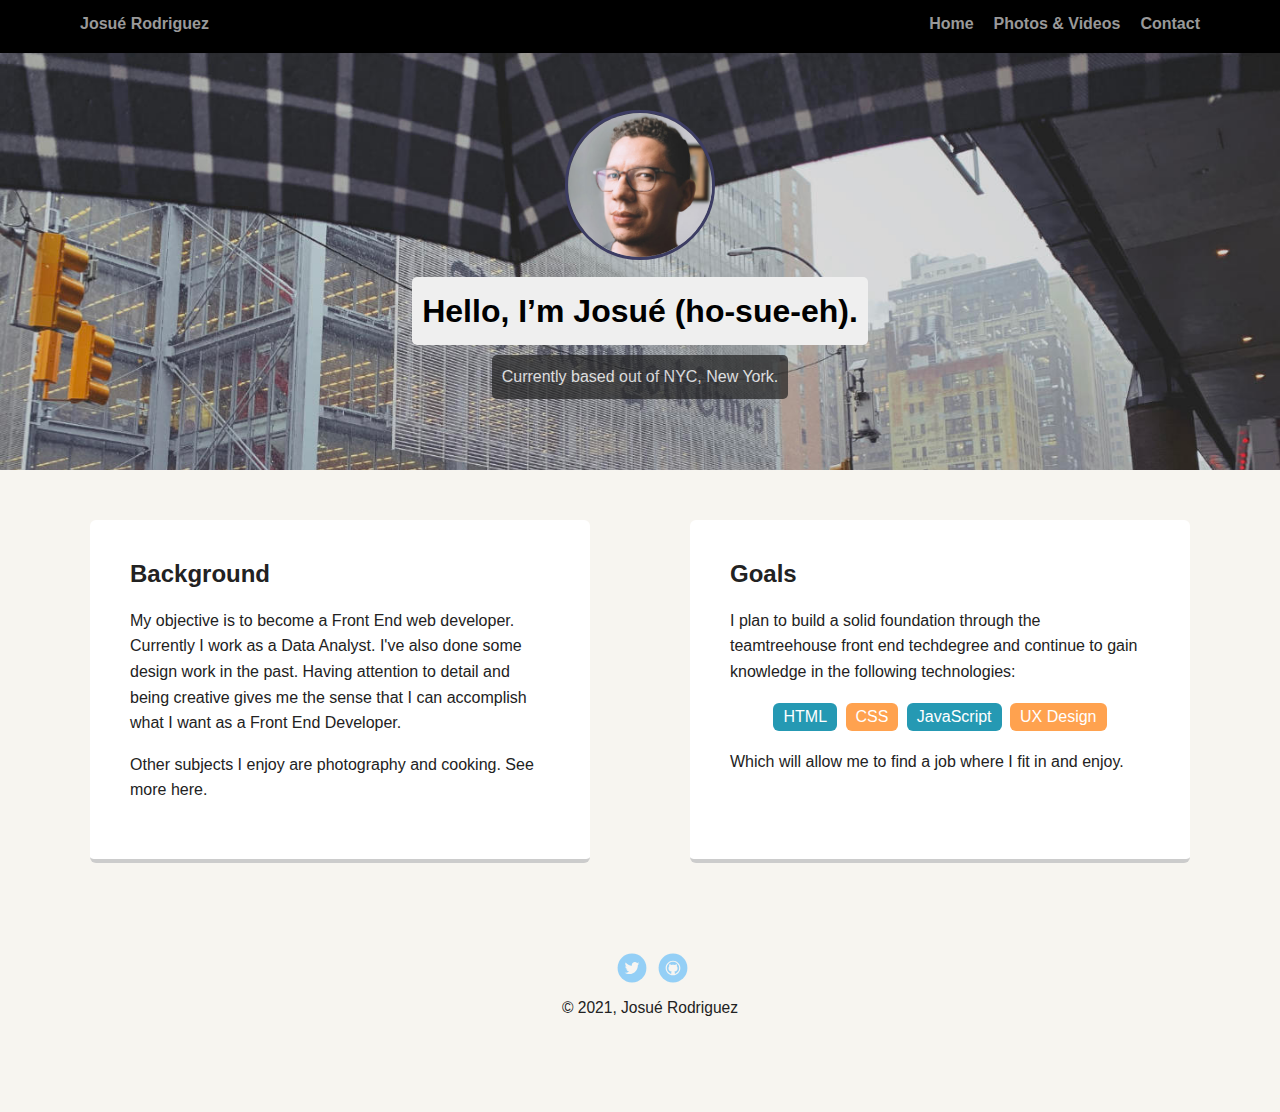
<file: index.html>
<!DOCTYPE html>
<html lang="en">
<head>
  <meta charset="UTF-8">
  <title>Josu&eacute;'s Profile Page</title>
  <meta name="viewport" content="width=device-width, initial-scale=1.0">
  <link rel="stylesheet" href="styles.css">
  <link href="https://fonts.googleapis.com/css2?family=Open+Sans:wght@300;400;700;800&display=swap" rel="stylesheet">
</head>
  <body>

    <nav class="main-nav">
      <ul class="nav">
        <li class="name"><a href="index.html">Josu&eacute; Rodriguez</a></li>
        <li><a href="index.html">Home</a></li>
        <li><a href="photosandvideo.html">Photos &amp; Videos</a></li>
        <li><a href="contact.html">Contact</a></li>
      </ul>
    </nav>

    <header>
      <img src="images/me-jr-resized.jpg" alt="Portrait photo of Josue" class="profile-image">
      <h1 class="tag name">Hello, I’m Josu&eacute; (ho-sue-eh).</h1>
      <p class="tag location">Currently based out of NYC, New York.</p>
    </header>

    <main class="flex">
      <section class="card">
        <h2>Background</h2>
        <p>My objective is to become a Front End web developer.
          Currently I work as a Data Analyst. I've also done some design work in the past. Having attention to detail and being creative gives me the sense that I can accomplish what I want as a Front End Developer.
          </p>
        <p>Other subjects I enjoy are photography and cooking. See more here.</p>
        </section> 

      <section class="card">
        <h2>Goals</h2>
        <p>I plan to build a solid foundation through the teamtreehouse front end techdegree and continue to gain knowledge in the following technologies:</p>
        <ul class="skills">
          <li>HTML</li>
          <li>CSS</li>
          <li>JavaScript</li>
          <li>UX Design</li>
        </ul>
        <p>Which will allow me to find a job where I fit in and enjoy.</p>
      </section> 

    </main>
    <footer>
      <ul>
        <li><a href="https://twitter.com/AnotherDK" class="social twitter" target="_blank">Twitter</a></li>
        <li><a href="https://github.com/Rapidisimo" class="social github" target="_blank">Github</a></li>
      </ul>
      <p class="copyright">&copy; 2021, Josu&eacute; Rodriguez</p>
    </footer>
  </body>
  </html>
</file>
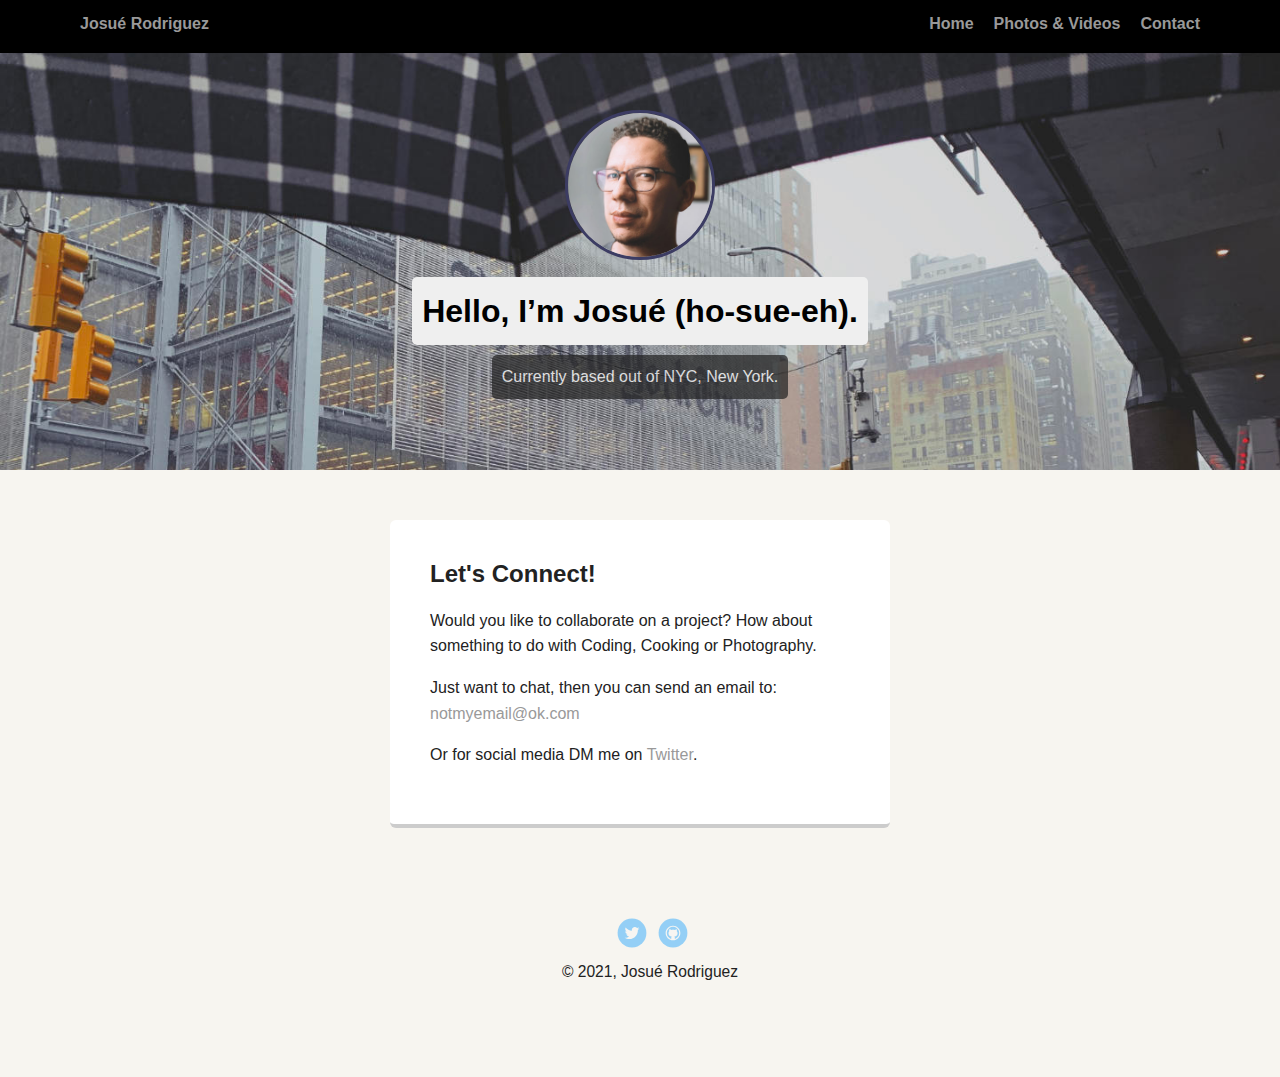
<file: contact.html>
<!DOCTYPE html>
<html lang="en">
<head>
  <meta charset="UTF-8">
  <title>Josu&eacute;'s Profile Page</title>
  <meta name="viewport" content="width=device-width, initial-scale=1.0">
  <link rel="stylesheet" href="styles.css">
  <link href="https://fonts.googleapis.com/css2?family=Open+Sans:wght@300;400;700;800&display=swap" rel="stylesheet">
</head>
  <body>

    <nav class="main-nav">
      <ul class="nav">
        <li class="name"><a href="index.html">Josu&eacute; Rodriguez</a></li>
        <li><a href="index.html">Home</a></li>
        <li><a href="photosandvideo.html">Photos &amp; Videos</a></li>
        <li><a href="contact.html">Contact</a></li>
      </ul>
    </nav>

    <header>
      <img src="images/me-jr-resized.jpg" alt="Portrait photo of Josue" class="profile-image">
      <h1 class="tag name">Hello, I’m Josu&eacute; (ho-sue-eh).</h1>
      <p class="tag location">Currently based out of NYC, New York.</p>
    </header>

    <main class="flex">
      <section class="card">
        <h2>Let's Connect!</h2>
        <p>Would you like to collaborate on a project?
            How about something to do with Coding, Cooking or Photography.</p>
            <p>Just want to chat, then you can send an email to: <a href="mailto:notmyemail@ok.com?subject=Let's%20Connect!">notmyemail@ok.com</a></p>
        <p>Or for social media DM me on <a href="https://twitter.com/AnotherDK" target="_blank">Twitter</a>.</p>
        </section> 

    </main>
    <footer>
      <ul>
        <li><a href="https://twitter.com/AnotherDK" class="social twitter" target="_blank">Twitter</a></li>
        <li><a href="https://github.com/Rapidisimo" class="social github" target="_blank">Github</a></li>
      </ul>
      <p class="copyright">&copy; 2021, Josu&eacute; Rodriguez</p>
    </footer>
  </body>
  </html>
</file>
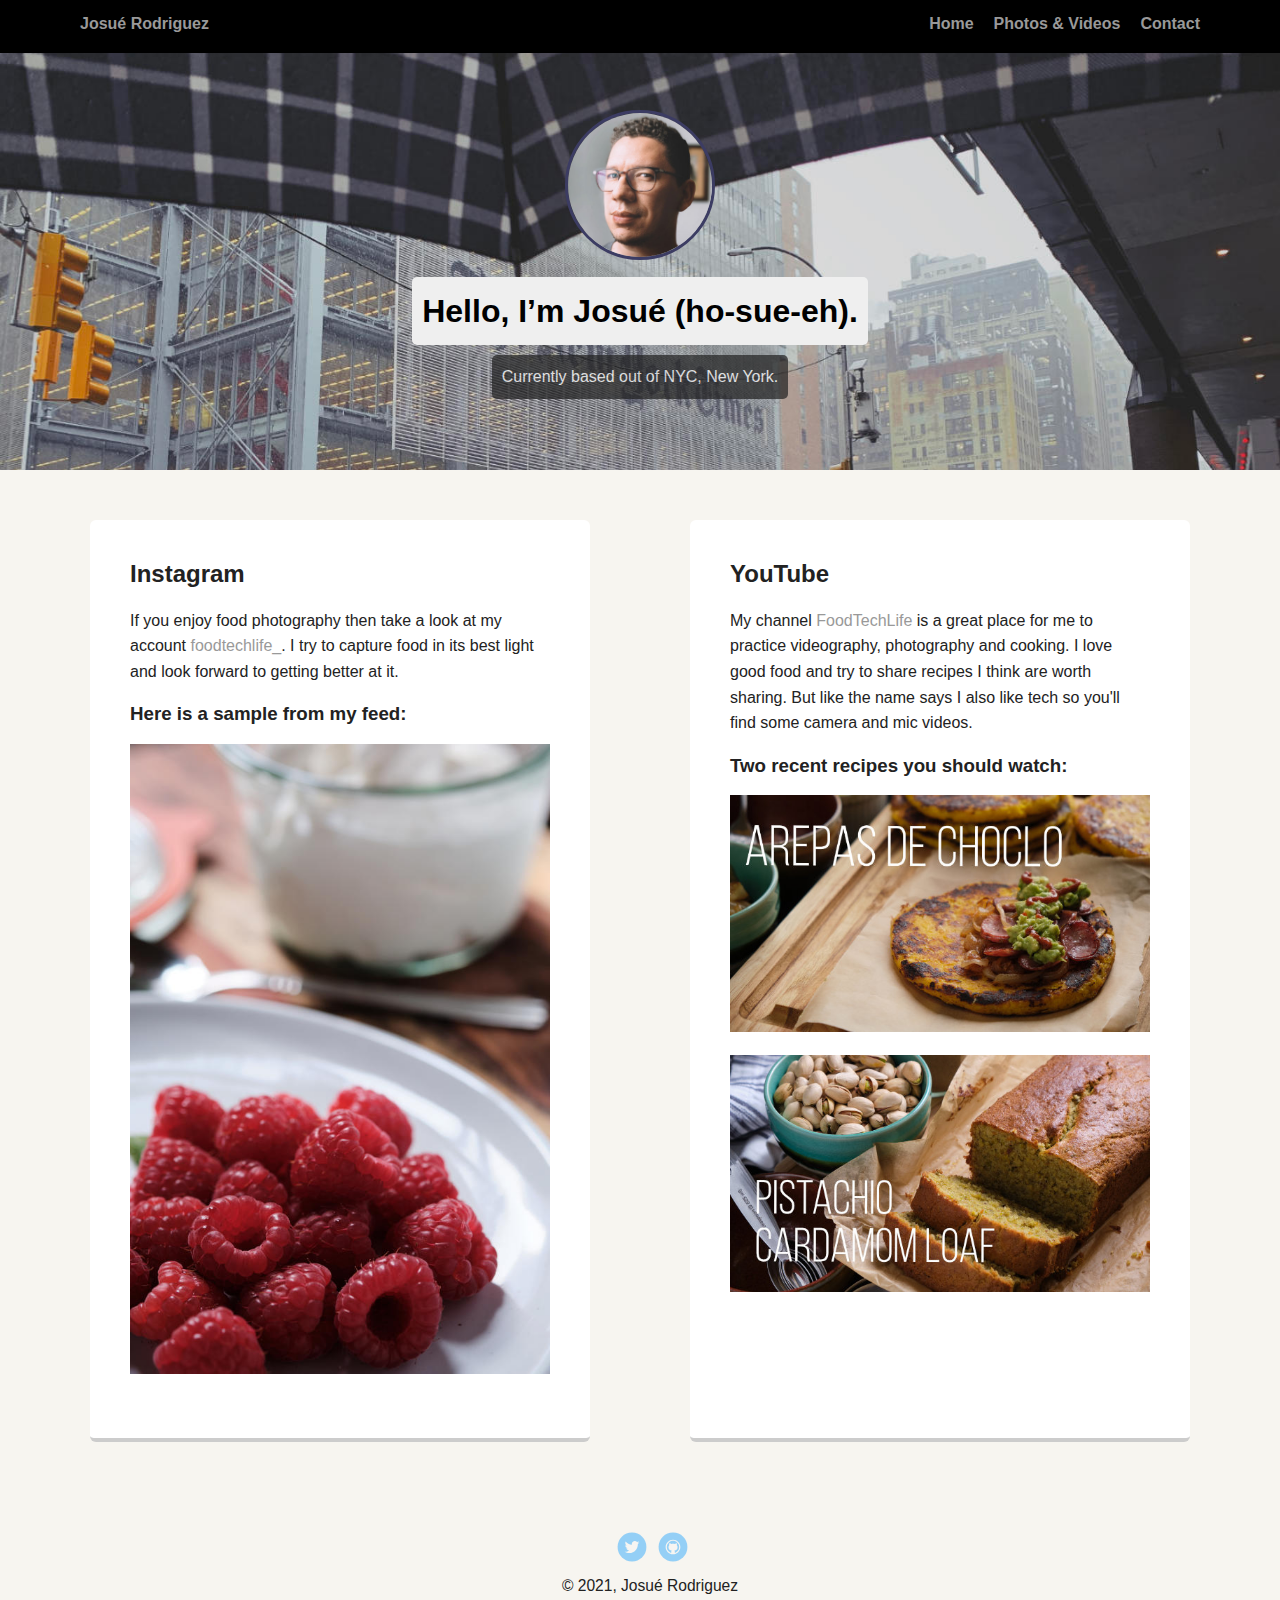
<file: photosandvideo.html>
<!DOCTYPE html>
<html lang="en">
<head>
  <meta charset="UTF-8">
  <title>Josu&eacute;'s Profile Page</title>
  <meta name="viewport" content="width=device-width, initial-scale=1.0">
  <link rel="stylesheet" href="styles.css">
  <link href="https://fonts.googleapis.com/css2?family=Open+Sans:wght@300;400;700;800&display=swap" rel="stylesheet">
</head>
  <body>

    <nav class="main-nav">
      <ul class="nav">
        <li class="name"><a href="index.html">Josu&eacute; Rodriguez</a></li>
        <li><a href="index.html">Home</a></li>
        <li><a href="photosandvideo.html">Photos &amp; Videos</a></li>
        <li><a href="contact.html">Contact</a></li>
      </ul>
    </nav>

    <header>
      <img src="images/me-jr-resized.jpg" alt="Portrait photo of Josue" class="profile-image">
      <h1 class="tag name">Hello, I’m Josu&eacute; (ho-sue-eh).</h1>
      <p class="tag location">Currently based out of NYC, New York.</p>
    </header>

    <main class="flex">
      <section class="card">
        <h2>Instagram</h2>
        <p>If you enjoy food photography then take a look at my account <a href="https://instagram.com/foodtechlife_" target="_blank">foodtechlife_</a>. I try to capture food in its best light and look forward to getting better at it.</p>
        <h3>Here is a sample from my feed:</h3>
        <p><a href="https://instagram.com/foodtechlife_" target="_blank"><img src="images/ig-raspberries.jpg" alt="Raspberries on a plate with a spoon and jar in the background." class="photo-thumbnail"></a></p>
        </section> 

      <section class="card">
        <h2>YouTube</h2>
        <p>My channel <a href="https://youtube.com/foodtechlife" target="_blank">FoodTechLife</a> is a great place for me to practice videography, photography and cooking. I love good food and try to share recipes I think are worth sharing. But like the name says I also like tech so you'll find some camera and mic videos.</p>
        <h3>Two recent recipes you should watch:</h3>
        <p><a href="https://youtu.be/ryvgMEc7L68" target="_blank"><img src="images/YT-Arepas.jpg" alt="Corn patty with toppings." class="photo-thumbnail"></a></p>
        <p><a href="https://youtu.be/zFYuXkJO8B0" target="_blank"><img src="images/YT-Loaf.jpg" alt="Loaf on a cutting board with pistachio nuts in a bowl." class="photo-thumbnail"></a></p>
      </section> 
    </main>
    <footer>
      <ul>
        <li><a href="https://twitter.com/AnotherDK" class="social twitter" target="_blank">Twitter</a></li>
        <li><a href="https://github.com/Rapidisimo" class="social github" target="_blank">Github</a></li>
      </ul>
      <p class="copyright">&copy; 2021, Josu&eacute; Rodriguez</p>
    </footer>
  </body>
  </html>
</file>
<file: styles.css>
/* Global Layout Set-up */
* { 
  box-sizing: border-box;
}
  
body {
  margin: 0;
  padding: 0;
  text-align: center;
  font-family: 'Roboto', sans-serif;
  color: #222;
  background: #f7f5f0;
}
/* Link Styles */

a {
  text-decoration: none;
  color: #999;
}
a:hover {
  color: #6633ff;
}

/* Section Styles */

.main-nav {
  width: 100%;
  background: black;
  min-height: 30px;
  padding: 10px;
  position: fixed;
  text-align: center;
}
.nav {
  display: flex;
  justify-content: space-around;
  font-weight: 700;
  list-style-type: none;
  margin: 0 auto;
  padding: 0;
}

.nav .name {
    display: block;
    margin-right: auto;
    color: white;
}
.nav li {
  padding: 5px 10px 10px 10px;
}
.nav a {
  transition: all .5s;
}
.nav a:hover {
  color: white
}

header {
  text-align: center;
  background: url('images/nyc-resized.jpg') no-repeat top center ;
  background-size: cover;
  overflow: hidden;
  padding-top: 60px;
}
header {
  line-height: 1.5;
}
header .profile-image {
  margin-top: 50px;
  width: 150px;
  height: 150px;
  border-radius: 50%;
  border: 3px solid #3C3C63;
  transition: all .5s;
}
header .profile-image:hover {
  transform: scale(.9) rotate(-4deg);
  filter: grayscale(60%);
}
.tag {
  background-color: #efefef;
  color: black;
  padding: 10px;
  border-radius: 5px;
  display: table;
  margin: 10px auto;
} 
.location {
  background-color: #222;
  color: white;
  opacity: .70;
}
.card {
  margin: 30px;
  padding: 20px 40px 40px;
  max-width: 500px;
  text-align: left;
  background: #fff;
  border-bottom: 4px solid #ccc;
  border-radius: 6px;
  transition: all .5s;
}
.card:hover {
  border-color: #2599B3;
}

ul.skills {
  padding: 0;
  text-align: center;
}

.skills li {
  border-radius: 6px;
  display: inline-block;
  background: #FFA24F;
  color: white;
  padding: 5px 10px;
  margin: 2px;
}

.skills li:nth-child(odd) {
  background: #2599B3;
}

.photo-thumbnail {
  max-width: 300px;
}

footer {
  width: 100%;
  min-height: 30px;
  padding: 20px 0 40px 20px;
}

footer .copyright {
  top: -8px;
  font-size: .75em;
}

footer ul {
  list-style-type: none;
  margin: 0;
  padding: 0;
}

footer ul li {
  display: inline-block;
}

a.social {
  display: inline-block;
  text-indent: -9999px;
  margin-left: 5px;
  width: 30px;
  height: 30px;
  background-size: 30px 30px;
  opacity: .4;
  transition: all .5s;
}
a.twitter {
  background-image: url(images/twitter.svg);
}
a.linkedin {
  background-image: url(images/linkedin.svg);
}
a.github {
  background-image: url(images/github.svg);
}
a.social:hover {
  opacity: 1;
}
.clearfix {
  clear: both;
}

/* Styles for larger screens */
@media screen and (min-width: 720px) {
  
  .flex {
      display: -ms-flexbox;      /* TWEENER - IE 10 */
      display: flex; 
      max-width: 1200px;
      -ms-flex-pack: distribute;
      justify-content: space-around;
      margin: 0 auto;
  }

  header {
    min-height: 470px;
  }

  .nav {
    max-width: 1200px;
    padding: 0 30px;
  }


  main {
    padding-top: 20px;
  }

  main p {
    line-height: 1.6em;
  }

  footer {
    font-size: 1.3em;
    max-width: 1200px;
    margin: 40px auto;
  }

  .photo-thumbnail {
    max-width: 420px;
  }
  

}
</file>
